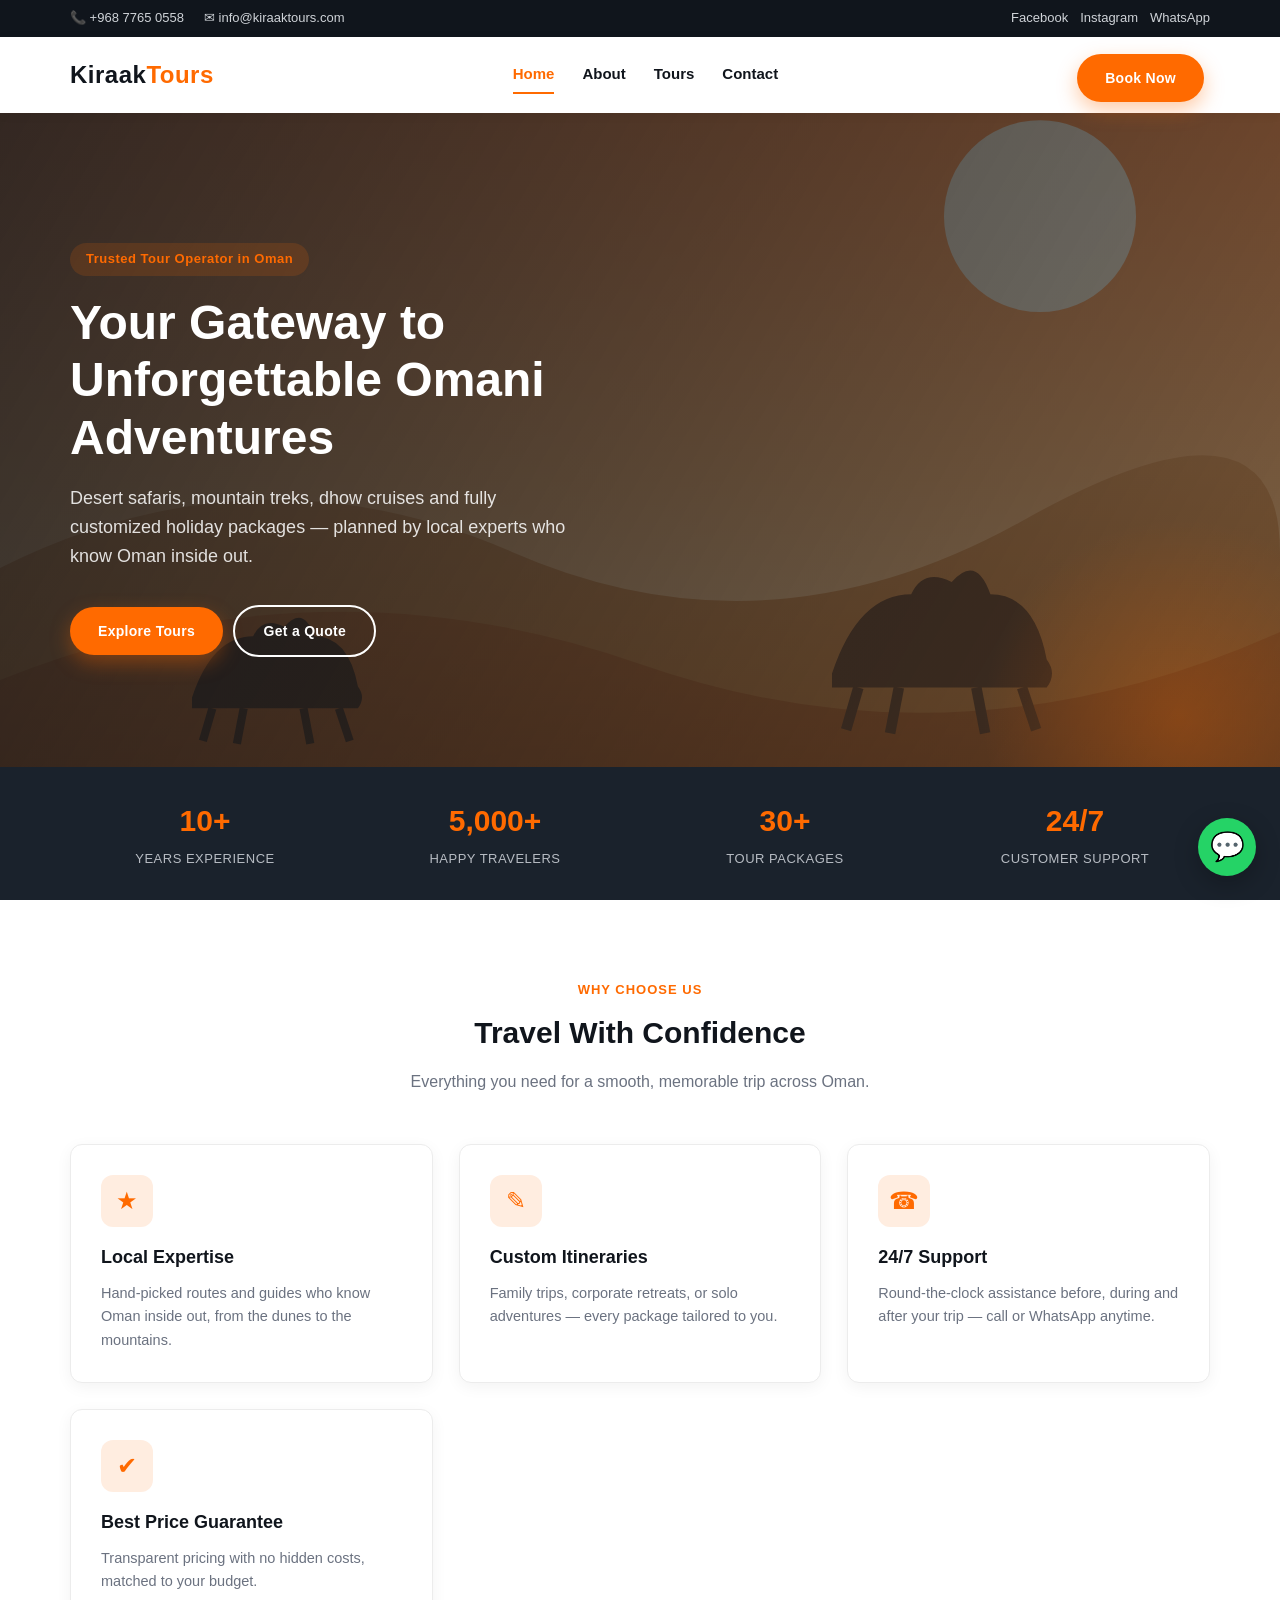
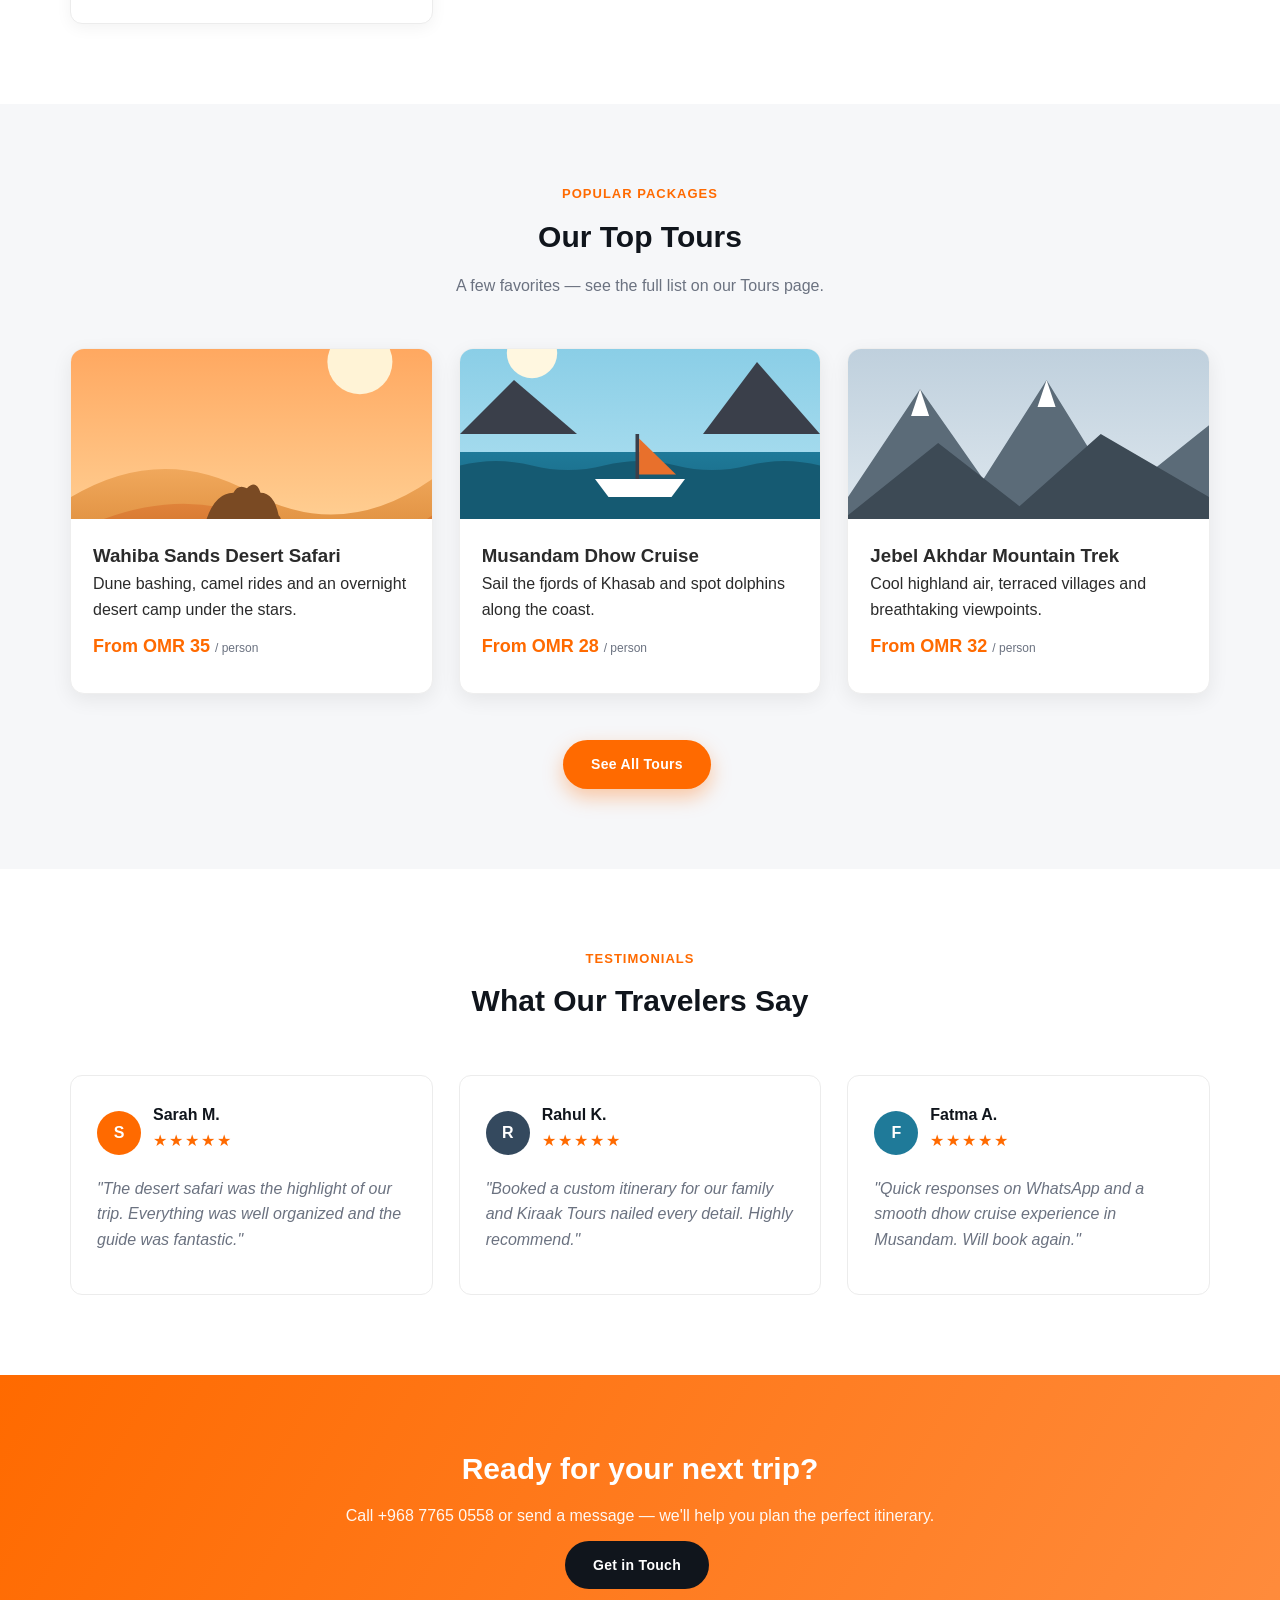
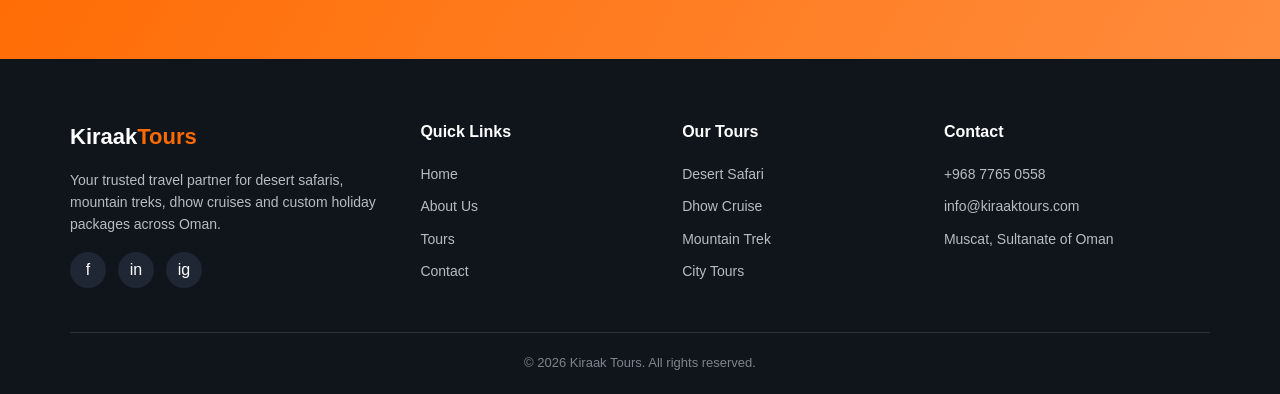
<file: index.html>
<!DOCTYPE html>
<html lang="en">
<head>
<meta charset="UTF-8">
<meta name="viewport" content="width=device-width, initial-scale=1.0">
<title>Kiraak Tours | Discover Oman With Us</title>
<link rel="stylesheet" href="styles.css">
</head>
<body>

<div class="top-bar">
  <div class="container">
    <div class="top-bar-links">
      <a href="tel:+96877650558">📞 +968 7765 0558</a>
      <a href="mailto:info@kiraaktours.com">✉ info@kiraaktours.com</a>
    </div>
    <div class="top-bar-social">
      <a href="#">Facebook</a>
      <a href="#">Instagram</a>
      <a href="#">WhatsApp</a>
    </div>
  </div>
</div>

<header class="site-header">
  <div class="container nav-wrap">
    <a href="index.html" class="logo">Kiraak<span>Tours</span></a>
    <nav class="nav-links">
      <a href="index.html" class="active">Home</a>
      <a href="about.html">About</a>
      <a href="tours.html">Tours</a>
      <a href="contact.html">Contact</a>
    </nav>
    <a href="contact.html" class="btn btn-primary nav-cta">Book Now</a>
  </div>
</header>

<section class="hero">
  <div class="container">
    <div class="hero-content">
      <span class="hero-eyebrow">Trusted Tour Operator in Oman</span>
      <h1>Your Gateway to Unforgettable Omani Adventures</h1>
      <p>Desert safaris, mountain treks, dhow cruises and fully customized holiday packages — planned by local experts who know Oman inside out.</p>
      <a href="tours.html" class="btn btn-primary">Explore Tours</a>
      <a href="contact.html" class="btn btn-outline" style="border-color:#fff;color:#fff;">Get a Quote</a>
    </div>
  </div>
</section>

<div class="stats-strip">
  <div class="container">
    <div>
      <div class="stat-num">10+</div>
      <div class="stat-label">Years Experience</div>
    </div>
    <div>
      <div class="stat-num">5,000+</div>
      <div class="stat-label">Happy Travelers</div>
    </div>
    <div>
      <div class="stat-num">30+</div>
      <div class="stat-label">Tour Packages</div>
    </div>
    <div>
      <div class="stat-num">24/7</div>
      <div class="stat-label">Customer Support</div>
    </div>
  </div>
</div>

<section class="section">
  <div class="container">
    <div class="section-head">
      <span class="section-eyebrow">Why Choose Us</span>
      <h2 class="section-title">Travel With Confidence</h2>
      <p>Everything you need for a smooth, memorable trip across Oman.</p>
    </div>
    <div class="card-grid">
      <div class="card">
        <div class="card-icon">★</div>
        <h3>Local Expertise</h3>
        <p>Hand-picked routes and guides who know Oman inside out, from the dunes to the mountains.</p>
      </div>
      <div class="card">
        <div class="card-icon">✎</div>
        <h3>Custom Itineraries</h3>
        <p>Family trips, corporate retreats, or solo adventures — every package tailored to you.</p>
      </div>
      <div class="card">
        <div class="card-icon">☎</div>
        <h3>24/7 Support</h3>
        <p>Round-the-clock assistance before, during and after your trip — call or WhatsApp anytime.</p>
      </div>
      <div class="card">
        <div class="card-icon">✔</div>
        <h3>Best Price Guarantee</h3>
        <p>Transparent pricing with no hidden costs, matched to your budget.</p>
      </div>
    </div>
  </div>
</section>

<section class="section alt">
  <div class="container">
    <div class="section-head">
      <span class="section-eyebrow">Popular Packages</span>
      <h2 class="section-title">Our Top Tours</h2>
      <p>A few favorites — see the full list on our Tours page.</p>
    </div>
    <div class="card-grid">
      <div class="package-card">
        <div class="package-img" style="background-image:url('images/desert-safari.svg');"></div>
        <div class="package-body">
          <h3>Wahiba Sands Desert Safari</h3>
          <p>Dune bashing, camel rides and an overnight desert camp under the stars.</p>
          <div class="package-price">From OMR 35 <span>/ person</span></div>
        </div>
      </div>
      <div class="package-card">
        <div class="package-img" style="background-image:url('images/dhow-cruise.svg');"></div>
        <div class="package-body">
          <h3>Musandam Dhow Cruise</h3>
          <p>Sail the fjords of Khasab and spot dolphins along the coast.</p>
          <div class="package-price">From OMR 28 <span>/ person</span></div>
        </div>
      </div>
      <div class="package-card">
        <div class="package-img" style="background-image:url('images/mountain-trek.svg');"></div>
        <div class="package-body">
          <h3>Jebel Akhdar Mountain Trek</h3>
          <p>Cool highland air, terraced villages and breathtaking viewpoints.</p>
          <div class="package-price">From OMR 32 <span>/ person</span></div>
        </div>
      </div>
    </div>
    <div class="center">
      <a href="tours.html" class="btn btn-primary">See All Tours</a>
    </div>
  </div>
</section>

<section class="section">
  <div class="container">
    <div class="section-head">
      <span class="section-eyebrow">Testimonials</span>
      <h2 class="section-title">What Our Travelers Say</h2>
    </div>
    <div class="card-grid">
      <div class="testimonial">
        <div class="testimonial-head">
          <div class="avatar" style="background:#ff6a00;">S</div>
          <div>
            <div class="name">Sarah M.</div>
            <div class="stars">★★★★★</div>
          </div>
        </div>
        <p class="quote">"The desert safari was the highlight of our trip. Everything was well organized and the guide was fantastic."</p>
      </div>
      <div class="testimonial">
        <div class="testimonial-head">
          <div class="avatar" style="background:#34495e;">R</div>
          <div>
            <div class="name">Rahul K.</div>
            <div class="stars">★★★★★</div>
          </div>
        </div>
        <p class="quote">"Booked a custom itinerary for our family and Kiraak Tours nailed every detail. Highly recommend."</p>
      </div>
      <div class="testimonial">
        <div class="testimonial-head">
          <div class="avatar" style="background:#1f7a99;">F</div>
          <div>
            <div class="name">Fatma A.</div>
            <div class="stars">★★★★★</div>
          </div>
        </div>
        <p class="quote">"Quick responses on WhatsApp and a smooth dhow cruise experience in Musandam. Will book again."</p>
      </div>
    </div>
  </div>
</section>

<section class="cta-band">
  <div class="container">
    <h2>Ready for your next trip?</h2>
    <p>Call +968 7765 0558 or send a message — we'll help you plan the perfect itinerary.</p>
    <a href="contact.html" class="btn btn-dark">Get in Touch</a>
  </div>
</section>

<footer class="site-footer">
  <div class="container">
    <div class="footer-grid">
      <div>
        <span class="footer-logo">Kiraak<span>Tours</span></span>
        <p>Your trusted travel partner for desert safaris, mountain treks, dhow cruises and custom holiday packages across Oman.</p>
        <div class="footer-social">
          <a href="#">f</a>
          <a href="#">in</a>
          <a href="#">ig</a>
        </div>
      </div>
      <div>
        <h4>Quick Links</h4>
        <ul>
          <li><a href="index.html">Home</a></li>
          <li><a href="about.html">About Us</a></li>
          <li><a href="tours.html">Tours</a></li>
          <li><a href="contact.html">Contact</a></li>
        </ul>
      </div>
      <div>
        <h4>Our Tours</h4>
        <ul>
          <li><a href="tours.html">Desert Safari</a></li>
          <li><a href="tours.html">Dhow Cruise</a></li>
          <li><a href="tours.html">Mountain Trek</a></li>
          <li><a href="tours.html">City Tours</a></li>
        </ul>
      </div>
      <div>
        <h4>Contact</h4>
        <ul>
          <li><a href="tel:+96877650558">+968 7765 0558</a></li>
          <li><a href="mailto:info@kiraaktours.com">info@kiraaktours.com</a></li>
          <li>Muscat, Sultanate of Oman</li>
        </ul>
      </div>
    </div>
    <div class="footer-bottom">
      &copy; 2026 Kiraak Tours. All rights reserved.
    </div>
  </div>
</footer>

<a href="https://wa.me/96877650558" class="whatsapp-float" aria-label="Chat on WhatsApp">💬</a>

</body>
</html>
</file>
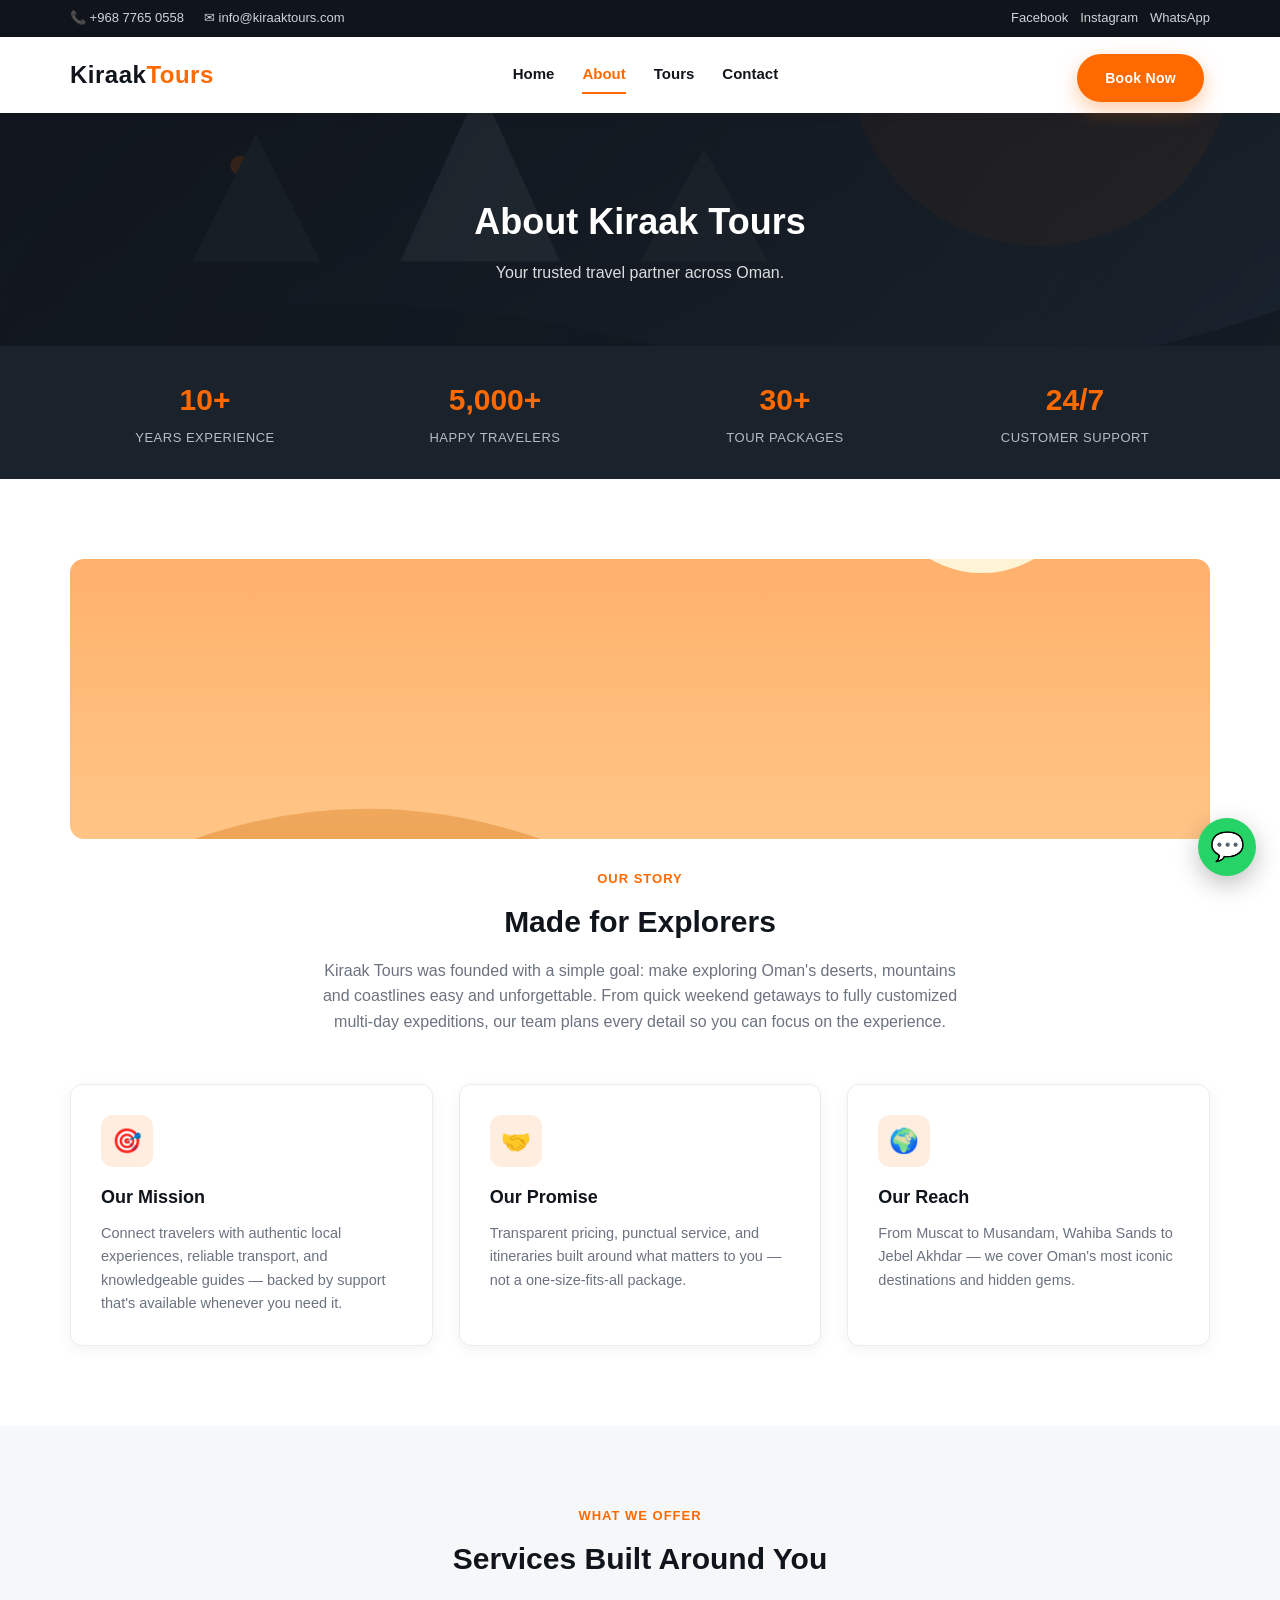
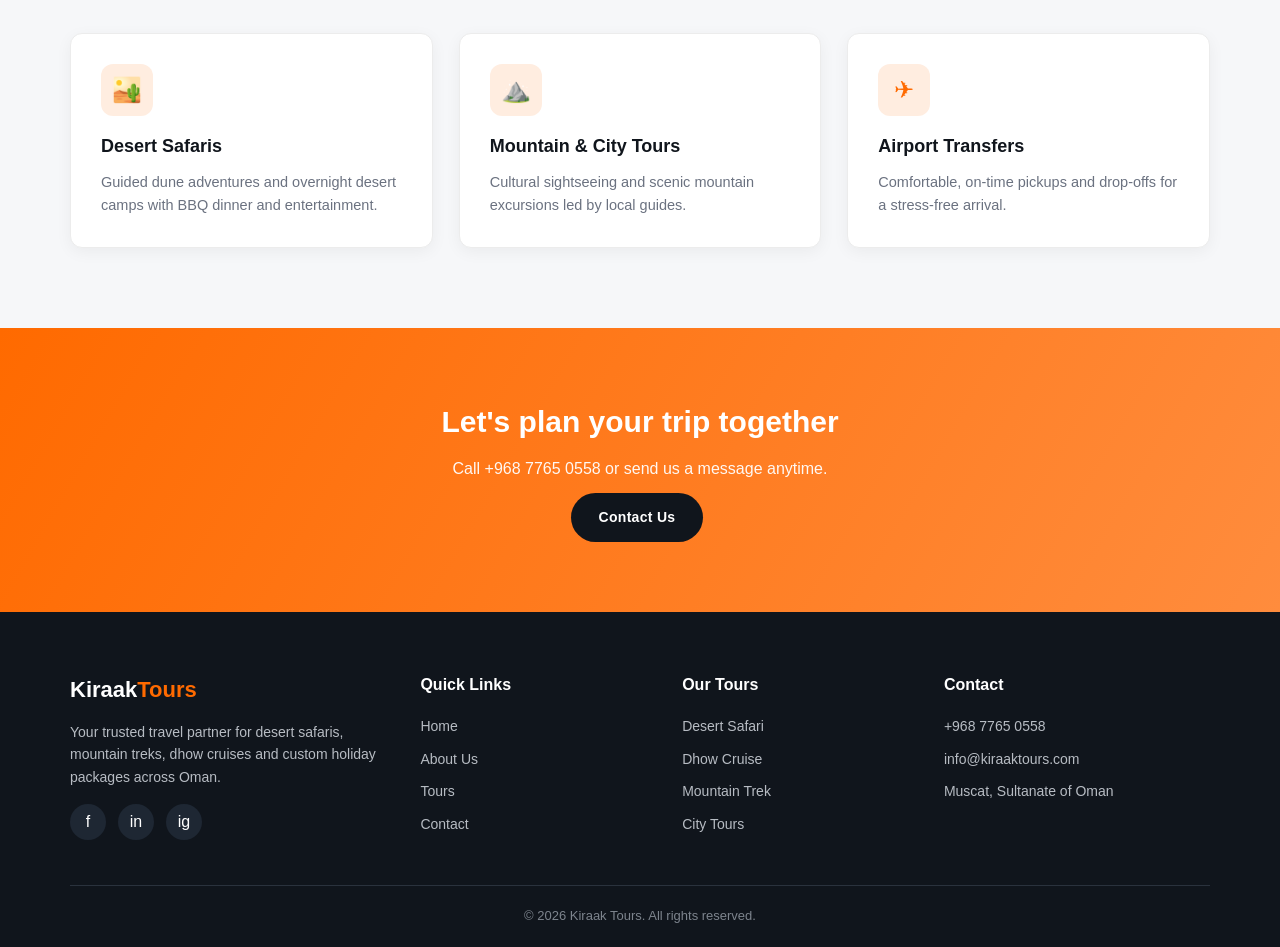
<file: about.html>
<!DOCTYPE html>
<html lang="en">
<head>
<meta charset="UTF-8">
<meta name="viewport" content="width=device-width, initial-scale=1.0">
<title>About Us | Kiraak Tours</title>
<link rel="stylesheet" href="styles.css">
</head>
<body>

<div class="top-bar">
  <div class="container">
    <div class="top-bar-links">
      <a href="tel:+96877650558">📞 +968 7765 0558</a>
      <a href="mailto:info@kiraaktours.com">✉ info@kiraaktours.com</a>
    </div>
    <div class="top-bar-social">
      <a href="#">Facebook</a>
      <a href="#">Instagram</a>
      <a href="#">WhatsApp</a>
    </div>
  </div>
</div>

<header class="site-header">
  <div class="container nav-wrap">
    <a href="index.html" class="logo">Kiraak<span>Tours</span></a>
    <nav class="nav-links">
      <a href="index.html">Home</a>
      <a href="about.html" class="active">About</a>
      <a href="tours.html">Tours</a>
      <a href="contact.html">Contact</a>
    </nav>
    <a href="contact.html" class="btn btn-primary nav-cta">Book Now</a>
  </div>
</header>

<section class="page-hero">
  <div class="container">
    <h1>About Kiraak Tours</h1>
    <p>Your trusted travel partner across Oman.</p>
  </div>
</section>

<div class="stats-strip">
  <div class="container">
    <div>
      <div class="stat-num">10+</div>
      <div class="stat-label">Years Experience</div>
    </div>
    <div>
      <div class="stat-num">5,000+</div>
      <div class="stat-label">Happy Travelers</div>
    </div>
    <div>
      <div class="stat-num">30+</div>
      <div class="stat-label">Tour Packages</div>
    </div>
    <div>
      <div class="stat-num">24/7</div>
      <div class="stat-label">Customer Support</div>
    </div>
  </div>
</div>

<section class="section">
  <div class="container">
    <div class="about-img">
      <img src="images/desert-safari.svg" alt="Desert safari in Oman">
    </div>
    <div class="section-head">
      <span class="section-eyebrow">Our Story</span>
      <h2 class="section-title">Made for Explorers</h2>
      <p>Kiraak Tours was founded with a simple goal: make exploring Oman's deserts, mountains and coastlines easy and unforgettable. From quick weekend getaways to fully customized multi-day expeditions, our team plans every detail so you can focus on the experience.</p>
    </div>

    <div class="card-grid">
      <div class="card">
        <div class="card-icon">🎯</div>
        <h3>Our Mission</h3>
        <p>Connect travelers with authentic local experiences, reliable transport, and knowledgeable guides — backed by support that's available whenever you need it.</p>
      </div>
      <div class="card">
        <div class="card-icon">🤝</div>
        <h3>Our Promise</h3>
        <p>Transparent pricing, punctual service, and itineraries built around what matters to you — not a one-size-fits-all package.</p>
      </div>
      <div class="card">
        <div class="card-icon">🌍</div>
        <h3>Our Reach</h3>
        <p>From Muscat to Musandam, Wahiba Sands to Jebel Akhdar — we cover Oman's most iconic destinations and hidden gems.</p>
      </div>
    </div>
  </div>
</section>

<section class="section alt">
  <div class="container">
    <div class="section-head">
      <span class="section-eyebrow">What We Offer</span>
      <h2 class="section-title">Services Built Around You</h2>
    </div>
    <div class="card-grid">
      <div class="card">
        <div class="card-icon">🏜️</div>
        <h3>Desert Safaris</h3>
        <p>Guided dune adventures and overnight desert camps with BBQ dinner and entertainment.</p>
      </div>
      <div class="card">
        <div class="card-icon">⛰️</div>
        <h3>Mountain & City Tours</h3>
        <p>Cultural sightseeing and scenic mountain excursions led by local guides.</p>
      </div>
      <div class="card">
        <div class="card-icon">✈</div>
        <h3>Airport Transfers</h3>
        <p>Comfortable, on-time pickups and drop-offs for a stress-free arrival.</p>
      </div>
    </div>
  </div>
</section>

<section class="cta-band">
  <div class="container">
    <h2>Let's plan your trip together</h2>
    <p>Call +968 7765 0558 or send us a message anytime.</p>
    <a href="contact.html" class="btn btn-dark">Contact Us</a>
  </div>
</section>

<footer class="site-footer">
  <div class="container">
    <div class="footer-grid">
      <div>
        <span class="footer-logo">Kiraak<span>Tours</span></span>
        <p>Your trusted travel partner for desert safaris, mountain treks, dhow cruises and custom holiday packages across Oman.</p>
        <div class="footer-social">
          <a href="#">f</a>
          <a href="#">in</a>
          <a href="#">ig</a>
        </div>
      </div>
      <div>
        <h4>Quick Links</h4>
        <ul>
          <li><a href="index.html">Home</a></li>
          <li><a href="about.html">About Us</a></li>
          <li><a href="tours.html">Tours</a></li>
          <li><a href="contact.html">Contact</a></li>
        </ul>
      </div>
      <div>
        <h4>Our Tours</h4>
        <ul>
          <li><a href="tours.html">Desert Safari</a></li>
          <li><a href="tours.html">Dhow Cruise</a></li>
          <li><a href="tours.html">Mountain Trek</a></li>
          <li><a href="tours.html">City Tours</a></li>
        </ul>
      </div>
      <div>
        <h4>Contact</h4>
        <ul>
          <li><a href="tel:+96877650558">+968 7765 0558</a></li>
          <li><a href="mailto:info@kiraaktours.com">info@kiraaktours.com</a></li>
          <li>Muscat, Sultanate of Oman</li>
        </ul>
      </div>
    </div>
    <div class="footer-bottom">
      &copy; 2026 Kiraak Tours. All rights reserved.
    </div>
  </div>
</footer>

<a href="https://wa.me/96877650558" class="whatsapp-float" aria-label="Chat on WhatsApp">💬</a>

</body>
</html>
</file>
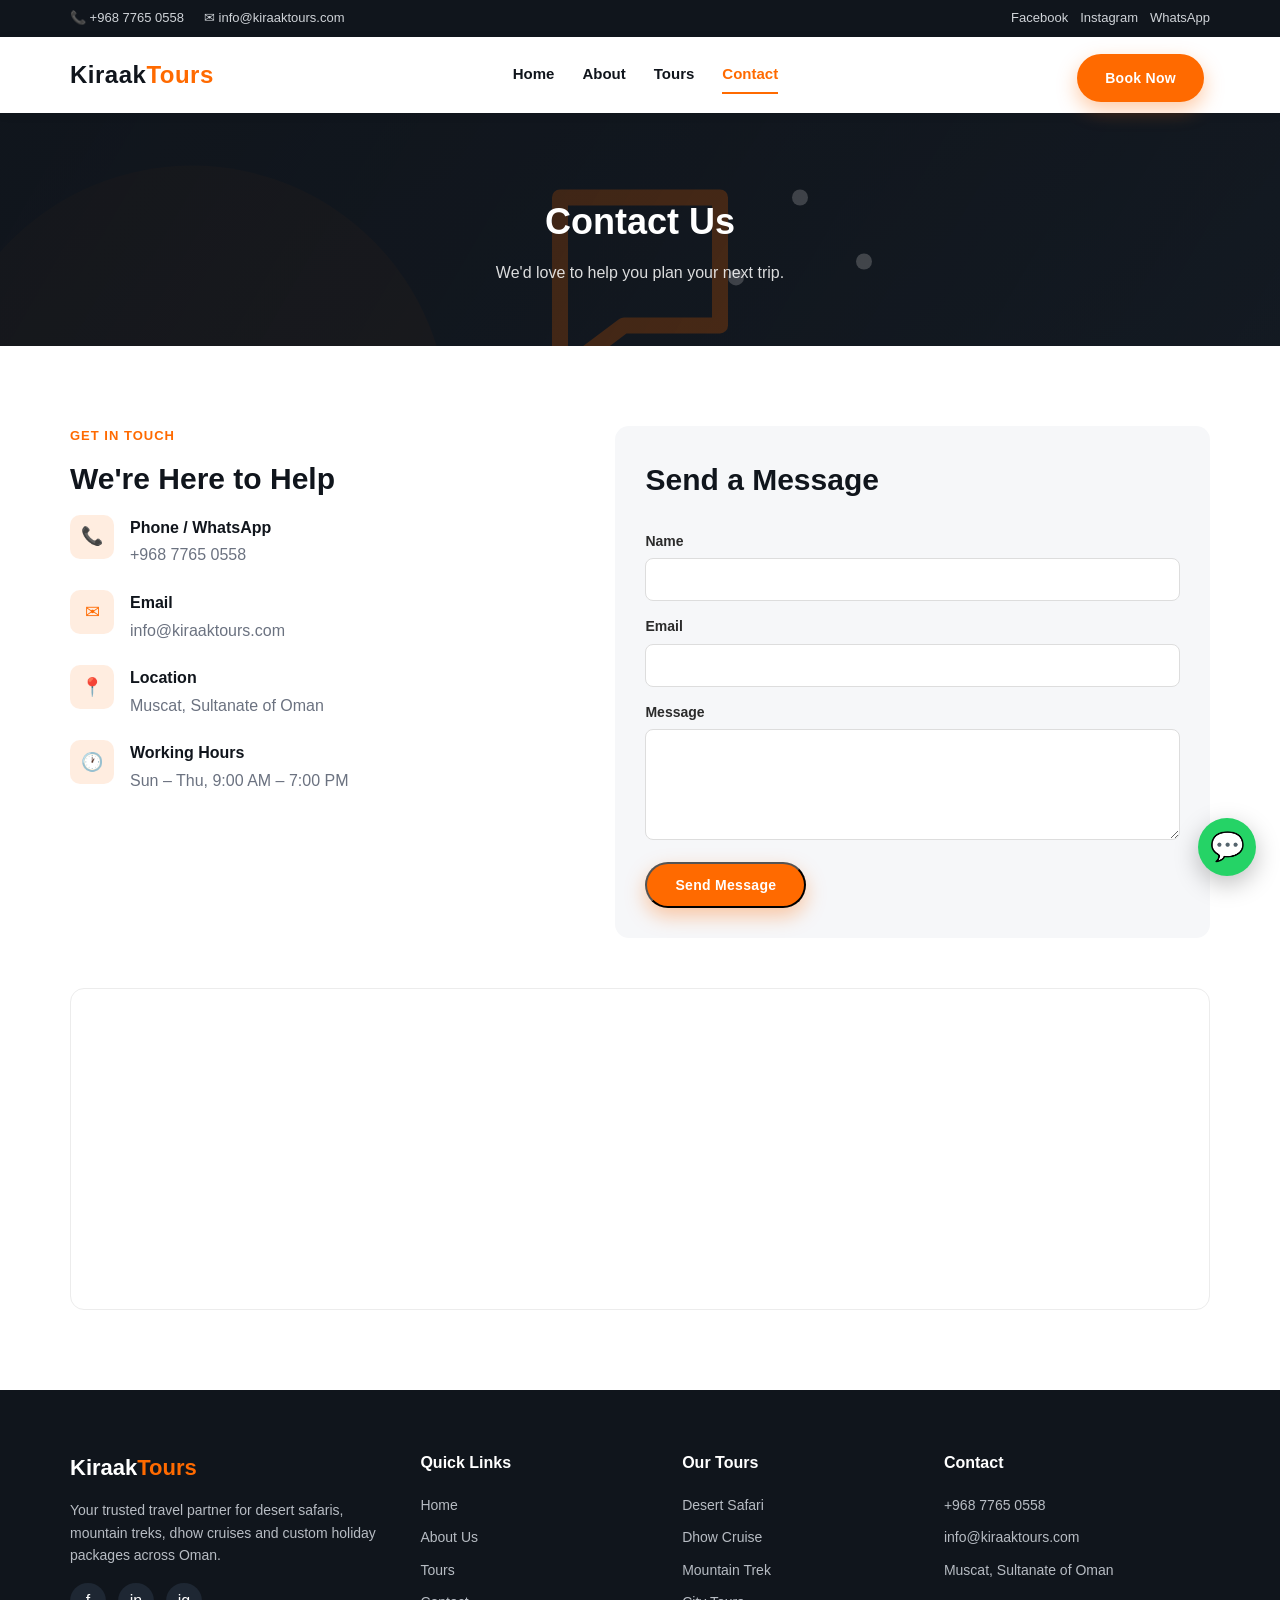
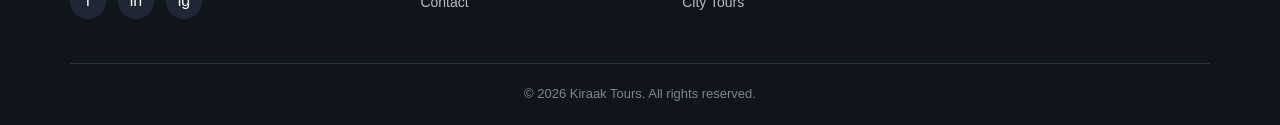
<file: contact.html>
<!DOCTYPE html>
<html lang="en">
<head>
<meta charset="UTF-8">
<meta name="viewport" content="width=device-width, initial-scale=1.0">
<title>Contact Us | Kiraak Tours</title>
<link rel="stylesheet" href="styles.css">
</head>
<body>

<div class="top-bar">
  <div class="container">
    <div class="top-bar-links">
      <a href="tel:+96877650558">📞 +968 7765 0558</a>
      <a href="mailto:info@kiraaktours.com">✉ info@kiraaktours.com</a>
    </div>
    <div class="top-bar-social">
      <a href="#">Facebook</a>
      <a href="#">Instagram</a>
      <a href="#">WhatsApp</a>
    </div>
  </div>
</div>

<header class="site-header">
  <div class="container nav-wrap">
    <a href="index.html" class="logo">Kiraak<span>Tours</span></a>
    <nav class="nav-links">
      <a href="index.html">Home</a>
      <a href="about.html">About</a>
      <a href="tours.html">Tours</a>
      <a href="contact.html" class="active">Contact</a>
    </nav>
    <a href="contact.html" class="btn btn-primary nav-cta">Book Now</a>
  </div>
</header>

<section class="page-hero contact-hero">
  <div class="container">
    <h1>Contact Us</h1>
    <p>We'd love to help you plan your next trip.</p>
  </div>
</section>

<section class="section">
  <div class="container contact-grid">
    <div class="contact-info">
      <div class="section-eyebrow" style="text-align:left;">Get in Touch</div>
      <h2 class="section-title">We're Here to Help</h2>
      <ul class="contact-list">
        <li>
          <div class="contact-icon">📞</div>
          <div>
            <strong>Phone / WhatsApp</strong>
            <a href="tel:+96877650558">+968 7765 0558</a>
          </div>
        </li>
        <li>
          <div class="contact-icon">✉</div>
          <div>
            <strong>Email</strong>
            <a href="mailto:info@kiraaktours.com">info@kiraaktours.com</a>
          </div>
        </li>
        <li>
          <div class="contact-icon">📍</div>
          <div>
            <strong>Location</strong>
            <span>Muscat, Sultanate of Oman</span>
          </div>
        </li>
        <li>
          <div class="contact-icon">🕐</div>
          <div>
            <strong>Working Hours</strong>
            <span>Sun – Thu, 9:00 AM – 7:00 PM</span>
          </div>
        </li>
      </ul>
    </div>

    <form class="contact-form" onsubmit="alert('Thank you! We will get back to you shortly.'); return false;">
      <h2 class="section-title">Send a Message</h2>
      <label for="name">Name</label>
      <input type="text" id="name" name="name" required>

      <label for="email">Email</label>
      <input type="email" id="email" name="email" required>

      <label for="message">Message</label>
      <textarea id="message" name="message" rows="5" required></textarea>

      <button type="submit" class="btn btn-primary">Send Message</button>
    </form>
  </div>

  <div class="container">
    <div class="map-embed">
      <iframe src="https://maps.google.com/maps?q=Muscat,Oman&t=&z=11&ie=UTF8&iwloc=&output=embed" allowfullscreen loading="lazy"></iframe>
    </div>
  </div>
</section>

<footer class="site-footer">
  <div class="container">
    <div class="footer-grid">
      <div>
        <span class="footer-logo">Kiraak<span>Tours</span></span>
        <p>Your trusted travel partner for desert safaris, mountain treks, dhow cruises and custom holiday packages across Oman.</p>
        <div class="footer-social">
          <a href="#">f</a>
          <a href="#">in</a>
          <a href="#">ig</a>
        </div>
      </div>
      <div>
        <h4>Quick Links</h4>
        <ul>
          <li><a href="index.html">Home</a></li>
          <li><a href="about.html">About Us</a></li>
          <li><a href="tours.html">Tours</a></li>
          <li><a href="contact.html">Contact</a></li>
        </ul>
      </div>
      <div>
        <h4>Our Tours</h4>
        <ul>
          <li><a href="tours.html">Desert Safari</a></li>
          <li><a href="tours.html">Dhow Cruise</a></li>
          <li><a href="tours.html">Mountain Trek</a></li>
          <li><a href="tours.html">City Tours</a></li>
        </ul>
      </div>
      <div>
        <h4>Contact</h4>
        <ul>
          <li><a href="tel:+96877650558">+968 7765 0558</a></li>
          <li><a href="mailto:info@kiraaktours.com">info@kiraaktours.com</a></li>
          <li>Muscat, Sultanate of Oman</li>
        </ul>
      </div>
    </div>
    <div class="footer-bottom">
      &copy; 2026 Kiraak Tours. All rights reserved.
    </div>
  </div>
</footer>

<a href="https://wa.me/96877650558" class="whatsapp-float" aria-label="Chat on WhatsApp">💬</a>

</body>
</html>
</file>
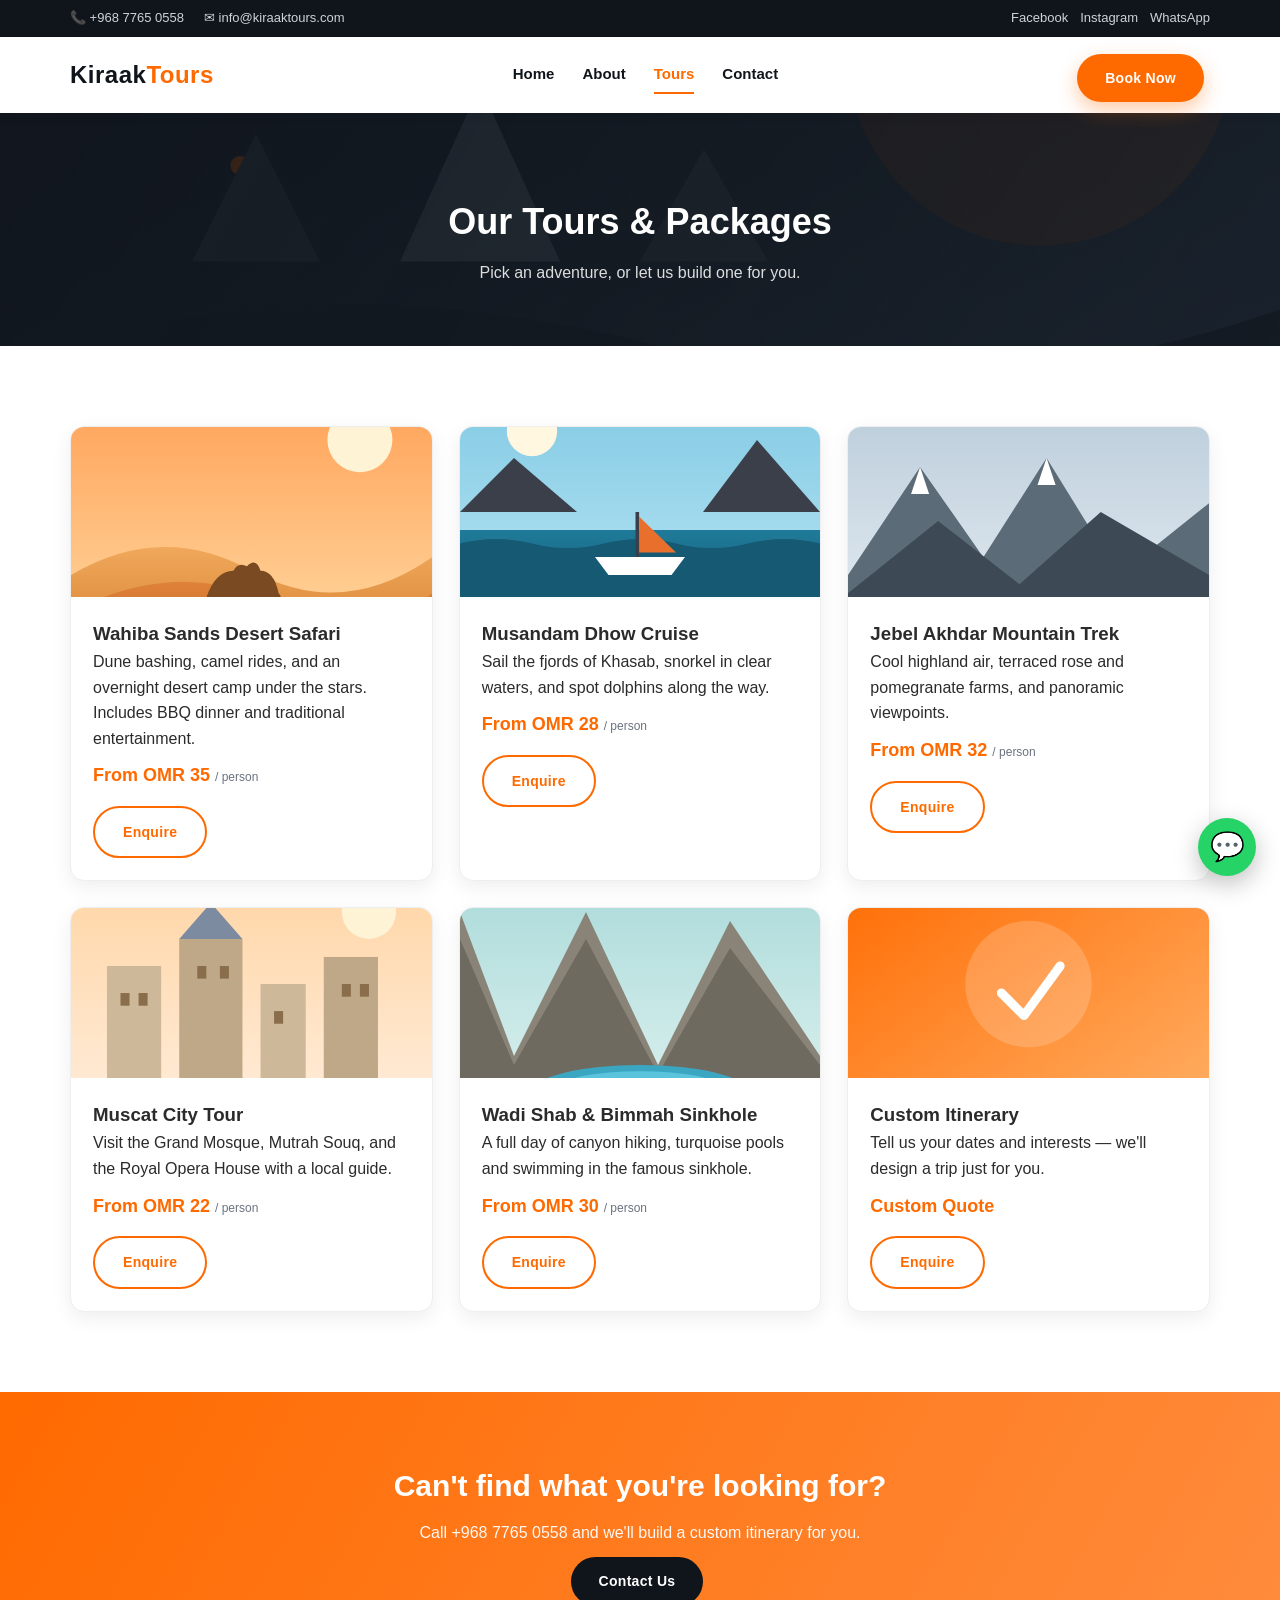
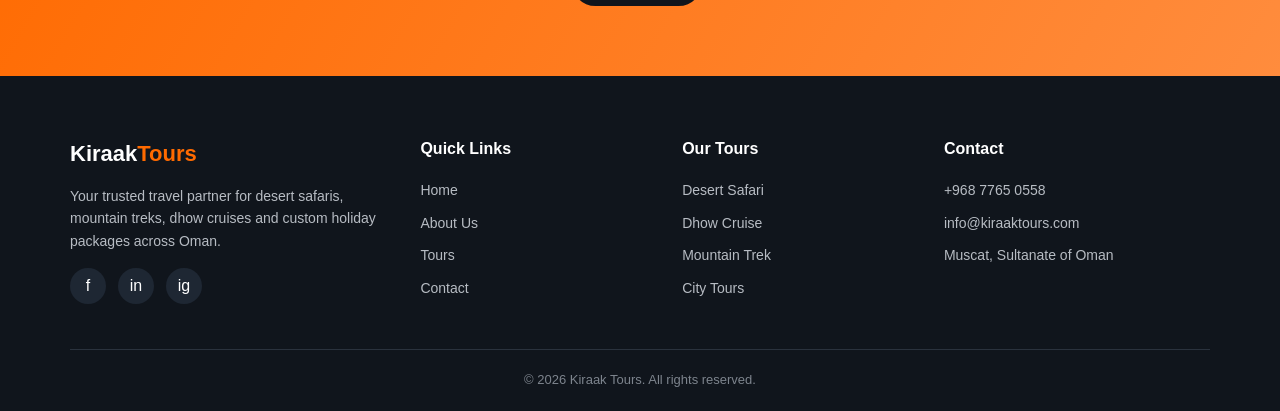
<file: tours.html>
<!DOCTYPE html>
<html lang="en">
<head>
<meta charset="UTF-8">
<meta name="viewport" content="width=device-width, initial-scale=1.0">
<title>Tours | Kiraak Tours</title>
<link rel="stylesheet" href="styles.css">
</head>
<body>

<div class="top-bar">
  <div class="container">
    <div class="top-bar-links">
      <a href="tel:+96877650558">📞 +968 7765 0558</a>
      <a href="mailto:info@kiraaktours.com">✉ info@kiraaktours.com</a>
    </div>
    <div class="top-bar-social">
      <a href="#">Facebook</a>
      <a href="#">Instagram</a>
      <a href="#">WhatsApp</a>
    </div>
  </div>
</div>

<header class="site-header">
  <div class="container nav-wrap">
    <a href="index.html" class="logo">Kiraak<span>Tours</span></a>
    <nav class="nav-links">
      <a href="index.html">Home</a>
      <a href="about.html">About</a>
      <a href="tours.html" class="active">Tours</a>
      <a href="contact.html">Contact</a>
    </nav>
    <a href="contact.html" class="btn btn-primary nav-cta">Book Now</a>
  </div>
</header>

<section class="page-hero">
  <div class="container">
    <h1>Our Tours & Packages</h1>
    <p>Pick an adventure, or let us build one for you.</p>
  </div>
</section>

<section class="section">
  <div class="container">
    <div class="card-grid">
      <div class="package-card">
        <div class="package-img" style="background-image:url('images/desert-safari.svg');"></div>
        <div class="package-body">
          <h3>Wahiba Sands Desert Safari</h3>
          <p>Dune bashing, camel rides, and an overnight desert camp under the stars. Includes BBQ dinner and traditional entertainment.</p>
          <div class="package-price">From OMR 35 <span>/ person</span></div>
          <a href="contact.html" class="btn btn-outline">Enquire</a>
        </div>
      </div>
      <div class="package-card">
        <div class="package-img" style="background-image:url('images/dhow-cruise.svg');"></div>
        <div class="package-body">
          <h3>Musandam Dhow Cruise</h3>
          <p>Sail the fjords of Khasab, snorkel in clear waters, and spot dolphins along the way.</p>
          <div class="package-price">From OMR 28 <span>/ person</span></div>
          <a href="contact.html" class="btn btn-outline">Enquire</a>
        </div>
      </div>
      <div class="package-card">
        <div class="package-img" style="background-image:url('images/mountain-trek.svg');"></div>
        <div class="package-body">
          <h3>Jebel Akhdar Mountain Trek</h3>
          <p>Cool highland air, terraced rose and pomegranate farms, and panoramic viewpoints.</p>
          <div class="package-price">From OMR 32 <span>/ person</span></div>
          <a href="contact.html" class="btn btn-outline">Enquire</a>
        </div>
      </div>
      <div class="package-card">
        <div class="package-img" style="background-image:url('images/city-tour.svg');"></div>
        <div class="package-body">
          <h3>Muscat City Tour</h3>
          <p>Visit the Grand Mosque, Mutrah Souq, and the Royal Opera House with a local guide.</p>
          <div class="package-price">From OMR 22 <span>/ person</span></div>
          <a href="contact.html" class="btn btn-outline">Enquire</a>
        </div>
      </div>
      <div class="package-card">
        <div class="package-img" style="background-image:url('images/wadi.svg');"></div>
        <div class="package-body">
          <h3>Wadi Shab & Bimmah Sinkhole</h3>
          <p>A full day of canyon hiking, turquoise pools and swimming in the famous sinkhole.</p>
          <div class="package-price">From OMR 30 <span>/ person</span></div>
          <a href="contact.html" class="btn btn-outline">Enquire</a>
        </div>
      </div>
      <div class="package-card">
        <div class="package-img" style="background-image:url('images/custom-trip.svg');"></div>
        <div class="package-body">
          <h3>Custom Itinerary</h3>
          <p>Tell us your dates and interests — we'll design a trip just for you.</p>
          <div class="package-price">Custom Quote</div>
          <a href="contact.html" class="btn btn-outline">Enquire</a>
        </div>
      </div>
    </div>
  </div>
</section>

<section class="cta-band">
  <div class="container">
    <h2>Can't find what you're looking for?</h2>
    <p>Call +968 7765 0558 and we'll build a custom itinerary for you.</p>
    <a href="contact.html" class="btn btn-dark">Contact Us</a>
  </div>
</section>

<footer class="site-footer">
  <div class="container">
    <div class="footer-grid">
      <div>
        <span class="footer-logo">Kiraak<span>Tours</span></span>
        <p>Your trusted travel partner for desert safaris, mountain treks, dhow cruises and custom holiday packages across Oman.</p>
        <div class="footer-social">
          <a href="#">f</a>
          <a href="#">in</a>
          <a href="#">ig</a>
        </div>
      </div>
      <div>
        <h4>Quick Links</h4>
        <ul>
          <li><a href="index.html">Home</a></li>
          <li><a href="about.html">About Us</a></li>
          <li><a href="tours.html">Tours</a></li>
          <li><a href="contact.html">Contact</a></li>
        </ul>
      </div>
      <div>
        <h4>Our Tours</h4>
        <ul>
          <li><a href="tours.html">Desert Safari</a></li>
          <li><a href="tours.html">Dhow Cruise</a></li>
          <li><a href="tours.html">Mountain Trek</a></li>
          <li><a href="tours.html">City Tours</a></li>
        </ul>
      </div>
      <div>
        <h4>Contact</h4>
        <ul>
          <li><a href="tel:+96877650558">+968 7765 0558</a></li>
          <li><a href="mailto:info@kiraaktours.com">info@kiraaktours.com</a></li>
          <li>Muscat, Sultanate of Oman</li>
        </ul>
      </div>
    </div>
    <div class="footer-bottom">
      &copy; 2026 Kiraak Tours. All rights reserved.
    </div>
  </div>
</footer>

<a href="https://wa.me/96877650558" class="whatsapp-float" aria-label="Chat on WhatsApp">💬</a>

</body>
</html>
</file>
<file: styles.css>
:root {
  --primary: #ff6a00;
  --primary-dark: #d65700;
  --dark: #10151c;
  --dark-2: #1a222c;
  --light: #f6f7f9;
  --text: #2b2b2b;
  --muted: #6b7280;
}

* { box-sizing: border-box; margin: 0; padding: 0; }

html { scroll-behavior: smooth; }

body {
  font-family: 'Segoe UI', Arial, sans-serif;
  color: var(--text);
  background: #fff;
  line-height: 1.6;
}

.container {
  max-width: 1180px;
  margin: 0 auto;
  padding: 0 20px;
}

a { text-decoration: none; color: inherit; }
ul { list-style: none; }
img { max-width: 100%; display: block; }

/* Top bar */
.top-bar {
  background: var(--dark);
  color: #cfd3d8;
  font-size: 13px;
  padding: 8px 0;
}

.top-bar .container {
  display: flex;
  justify-content: space-between;
  align-items: center;
  flex-wrap: wrap;
  gap: 6px;
}

.top-bar a { color: #cfd3d8; }
.top-bar a:hover { color: var(--primary); }

.top-bar-links { display: flex; gap: 20px; }
.top-bar-social { display: flex; gap: 12px; }

/* Header */
.site-header {
  background: #fff;
  position: sticky;
  top: 0;
  z-index: 50;
  box-shadow: 0 2px 10px rgba(0,0,0,0.06);
}

.nav-wrap {
  display: flex;
  align-items: center;
  justify-content: space-between;
  height: 76px;
}

.logo {
  font-size: 24px;
  font-weight: 800;
  color: var(--dark);
  letter-spacing: 0.5px;
}

.logo span { color: var(--primary); }

.nav-links {
  display: flex;
  gap: 28px;
}

.nav-links a {
  color: var(--dark);
  font-weight: 600;
  font-size: 15px;
  padding: 6px 0;
  border-bottom: 2px solid transparent;
}

.nav-links a:hover,
.nav-links a.active {
  color: var(--primary);
  border-bottom-color: var(--primary);
}

/* Buttons */
.btn {
  display: inline-block;
  padding: 13px 28px;
  border-radius: 50px;
  font-weight: 700;
  font-size: 14px;
  margin: 6px 6px 0 0;
  transition: 0.2s;
  letter-spacing: 0.3px;
}

.btn-primary {
  background: var(--primary);
  color: #fff;
  box-shadow: 0 8px 20px rgba(255,106,0,0.35);
}

.btn-primary:hover { background: var(--primary-dark); transform: translateY(-2px); }

.btn-outline {
  border: 2px solid var(--primary);
  color: var(--primary);
}

.btn-outline:hover { background: var(--primary); color: #fff; }

.btn-light {
  background: #fff;
  color: var(--dark);
}

.btn-dark {
  background: var(--dark);
  color: #fff;
}

/* Hero */
.hero {
  background:
    linear-gradient(120deg, rgba(16,21,28,0.85), rgba(16,21,28,0.55)),
    url('images/hero-banner.svg');
  background-size: cover;
  background-position: center;
  color: #fff;
  padding: 130px 0 110px;
  text-align: left;
  position: relative;
  overflow: hidden;
}

.hero::after {
  content: "";
  position: absolute;
  right: -100px;
  bottom: -150px;
  width: 400px;
  height: 400px;
  border-radius: 50%;
  background: radial-gradient(circle, rgba(255,106,0,0.25), transparent 70%);
}

.hero-content { max-width: 640px; position: relative; z-index: 1; }
.hero-eyebrow {
  display: inline-block;
  background: rgba(255,106,0,0.15);
  color: var(--primary);
  padding: 6px 16px;
  border-radius: 50px;
  font-size: 13px;
  font-weight: 700;
  margin-bottom: 18px;
  letter-spacing: 0.5px;
}
.hero h1 { font-size: 48px; line-height: 1.2; margin-bottom: 18px; }
.hero p { font-size: 18px; margin-bottom: 28px; opacity: 0.85; max-width: 520px; }

.page-hero {
  background: linear-gradient(120deg, rgba(16,21,28,0.88), rgba(16,21,28,0.7)), url('images/about-banner.svg');
  background-size: cover;
  background-position: center;
  color: #fff;
  padding: 80px 0 60px;
  text-align: center;
}

.page-hero.contact-hero {
  background: linear-gradient(120deg, rgba(16,21,28,0.88), rgba(16,21,28,0.7)), url('images/contact-banner.svg');
  background-size: cover;
  background-position: center;
}

.page-hero h1 { font-size: 36px; margin-bottom: 10px; }
.page-hero p { opacity: 0.85; }

/* Stats strip */
.stats-strip {
  background: var(--dark-2);
  color: #fff;
  padding: 30px 0;
}
.stats-strip .container {
  display: grid;
  grid-template-columns: repeat(auto-fit, minmax(150px, 1fr));
  text-align: center;
  gap: 20px;
}
.stat-num { font-size: 30px; font-weight: 800; color: var(--primary); }
.stat-label { font-size: 13px; color: #b7bcc3; margin-top: 4px; text-transform: uppercase; letter-spacing: 0.5px; }

/* Sections */
.section { padding: 80px 0; }
.section.alt { background: var(--light); }

.section-head { text-align: center; max-width: 640px; margin: 0 auto 50px; }
.section-eyebrow {
  color: var(--primary);
  font-weight: 700;
  text-transform: uppercase;
  font-size: 13px;
  letter-spacing: 1px;
  margin-bottom: 8px;
  display: block;
}
.section-title {
  font-size: 30px;
  margin-bottom: 12px;
  color: var(--dark);
}
.section-head p { color: var(--muted); }

.card-grid {
  display: grid;
  grid-template-columns: repeat(auto-fit, minmax(270px, 1fr));
  gap: 26px;
}

.card {
  background: #fff;
  border: 1px solid #ececec;
  border-radius: 12px;
  padding: 30px;
  box-shadow: 0 4px 16px rgba(0,0,0,0.05);
  transition: 0.2s;
}
.card:hover { transform: translateY(-4px); box-shadow: 0 14px 30px rgba(0,0,0,0.08); }

.card-icon {
  width: 52px;
  height: 52px;
  border-radius: 12px;
  background: rgba(255,106,0,0.12);
  color: var(--primary);
  display: flex;
  align-items: center;
  justify-content: center;
  font-size: 24px;
  margin-bottom: 16px;
}

.card h3 { margin-bottom: 10px; color: var(--dark); font-size: 18px; }
.card p { color: var(--muted); font-size: 14.5px; }

/* Package cards */
.package-card {
  background: #fff;
  border-radius: 14px;
  overflow: hidden;
  box-shadow: 0 6px 20px rgba(0,0,0,0.07);
  border: 1px solid #eee;
}
.package-img {
  height: 170px;
  background-size: cover;
  background-position: center;
}
.package-body { padding: 22px; }
.package-price {
  color: var(--primary);
  font-weight: 800;
  font-size: 18px;
  margin: 10px 0;
}
.package-price span { font-size: 12px; color: var(--muted); font-weight: 500; }

.center { text-align: center; margin-top: 40px; }

/* Testimonials */
.testimonial {
  background: #fff;
  border-radius: 12px;
  padding: 26px;
  border: 1px solid #ececec;
}
.testimonial p.quote { color: var(--muted); font-style: italic; margin-bottom: 16px; }
.testimonial .stars { color: var(--primary); margin-bottom: 10px; letter-spacing: 2px; }
.testimonial .name { font-weight: 700; color: var(--dark); }

.testimonial-head {
  display: flex;
  align-items: center;
  gap: 12px;
  margin-bottom: 12px;
}
.avatar {
  width: 44px;
  height: 44px;
  border-radius: 50%;
  display: flex;
  align-items: center;
  justify-content: center;
  color: #fff;
  font-weight: 700;
  font-size: 16px;
}

/* About page imagery */
.about-img {
  border-radius: 14px;
  overflow: hidden;
  margin-bottom: 30px;
}
.about-img img { width: 100%; height: 280px; object-fit: cover; }

/* CTA band */
.cta-band {
  background: linear-gradient(120deg, var(--primary), #ff8c3d);
  color: #fff;
  text-align: center;
  padding: 70px 0;
}
.cta-band h2 { font-size: 30px; margin-bottom: 10px; }
.cta-band p { opacity: 0.95; margin-bottom: 6px; }

/* Contact page */
.contact-grid {
  display: grid;
  grid-template-columns: 1fr 1.2fr;
  gap: 50px;
}

.contact-list { margin-top: 12px; }

.contact-list li {
  margin-bottom: 22px;
  display: flex;
  gap: 16px;
  align-items: flex-start;
}

.contact-icon {
  width: 44px;
  height: 44px;
  flex-shrink: 0;
  border-radius: 10px;
  background: rgba(255,106,0,0.12);
  color: var(--primary);
  display: flex;
  align-items: center;
  justify-content: center;
  font-size: 18px;
}

.contact-list strong { display: block; color: var(--dark); margin-bottom: 2px; }
.contact-list a, .contact-list span { color: var(--muted); }
.contact-list a:hover { color: var(--primary); }

.contact-form {
  display: flex;
  flex-direction: column;
  background: var(--light);
  padding: 30px;
  border-radius: 14px;
}

.contact-form label {
  margin-top: 14px;
  font-weight: 600;
  font-size: 14px;
}

.contact-form input,
.contact-form textarea {
  margin-top: 6px;
  padding: 12px;
  border: 1px solid #ddd;
  border-radius: 8px;
  font-size: 15px;
  font-family: inherit;
}

.contact-form input:focus,
.contact-form textarea:focus {
  outline: none;
  border-color: var(--primary);
}

.contact-form button {
  margin-top: 22px;
  align-self: flex-start;
}

.map-embed {
  margin-top: 50px;
  border-radius: 14px;
  overflow: hidden;
  border: 1px solid #ececec;
}
.map-embed iframe { width: 100%; height: 320px; border: 0; display: block; }

/* Footer */
.site-footer {
  background: var(--dark);
  color: #b7bcc3;
  padding: 60px 0 0;
}
.footer-grid {
  display: grid;
  grid-template-columns: 1.4fr 1fr 1fr 1.2fr;
  gap: 40px;
  padding-bottom: 40px;
  border-bottom: 1px solid #2a323d;
}
.footer-grid h4 { color: #fff; margin-bottom: 18px; font-size: 16px; }
.footer-grid p { font-size: 14px; }
.footer-grid li { margin-bottom: 10px; font-size: 14px; }
.footer-grid a:hover { color: var(--primary); }
.footer-logo { font-size: 22px; font-weight: 800; color: #fff; margin-bottom: 14px; display: inline-block; }
.footer-logo span { color: var(--primary); }
.footer-social { display: flex; gap: 12px; margin-top: 16px; }
.footer-social a {
  width: 36px; height: 36px; border-radius: 50%;
  background: #1e2733; display: flex; align-items: center; justify-content: center;
  color: #fff;
}
.footer-social a:hover { background: var(--primary); }
.footer-bottom {
  text-align: center;
  padding: 20px 0;
  font-size: 13px;
  color: #7d848d;
}
.footer-bottom a { color: var(--primary); }

/* WhatsApp floating button */
.whatsapp-float {
  position: fixed;
  bottom: 24px;
  right: 24px;
  width: 58px;
  height: 58px;
  background: #25D366;
  border-radius: 50%;
  display: flex;
  align-items: center;
  justify-content: center;
  color: #fff;
  font-size: 28px;
  box-shadow: 0 8px 24px rgba(0,0,0,0.25);
  z-index: 100;
}

@media (max-width: 900px) {
  .footer-grid { grid-template-columns: 1fr 1fr; }
}

@media (max-width: 768px) {
  .nav-links { display: none; }
  .hero h1 { font-size: 34px; }
  .contact-grid { grid-template-columns: 1fr; }
  .footer-grid { grid-template-columns: 1fr; }
  .top-bar-links { flex-wrap: wrap; }
}
</file>
